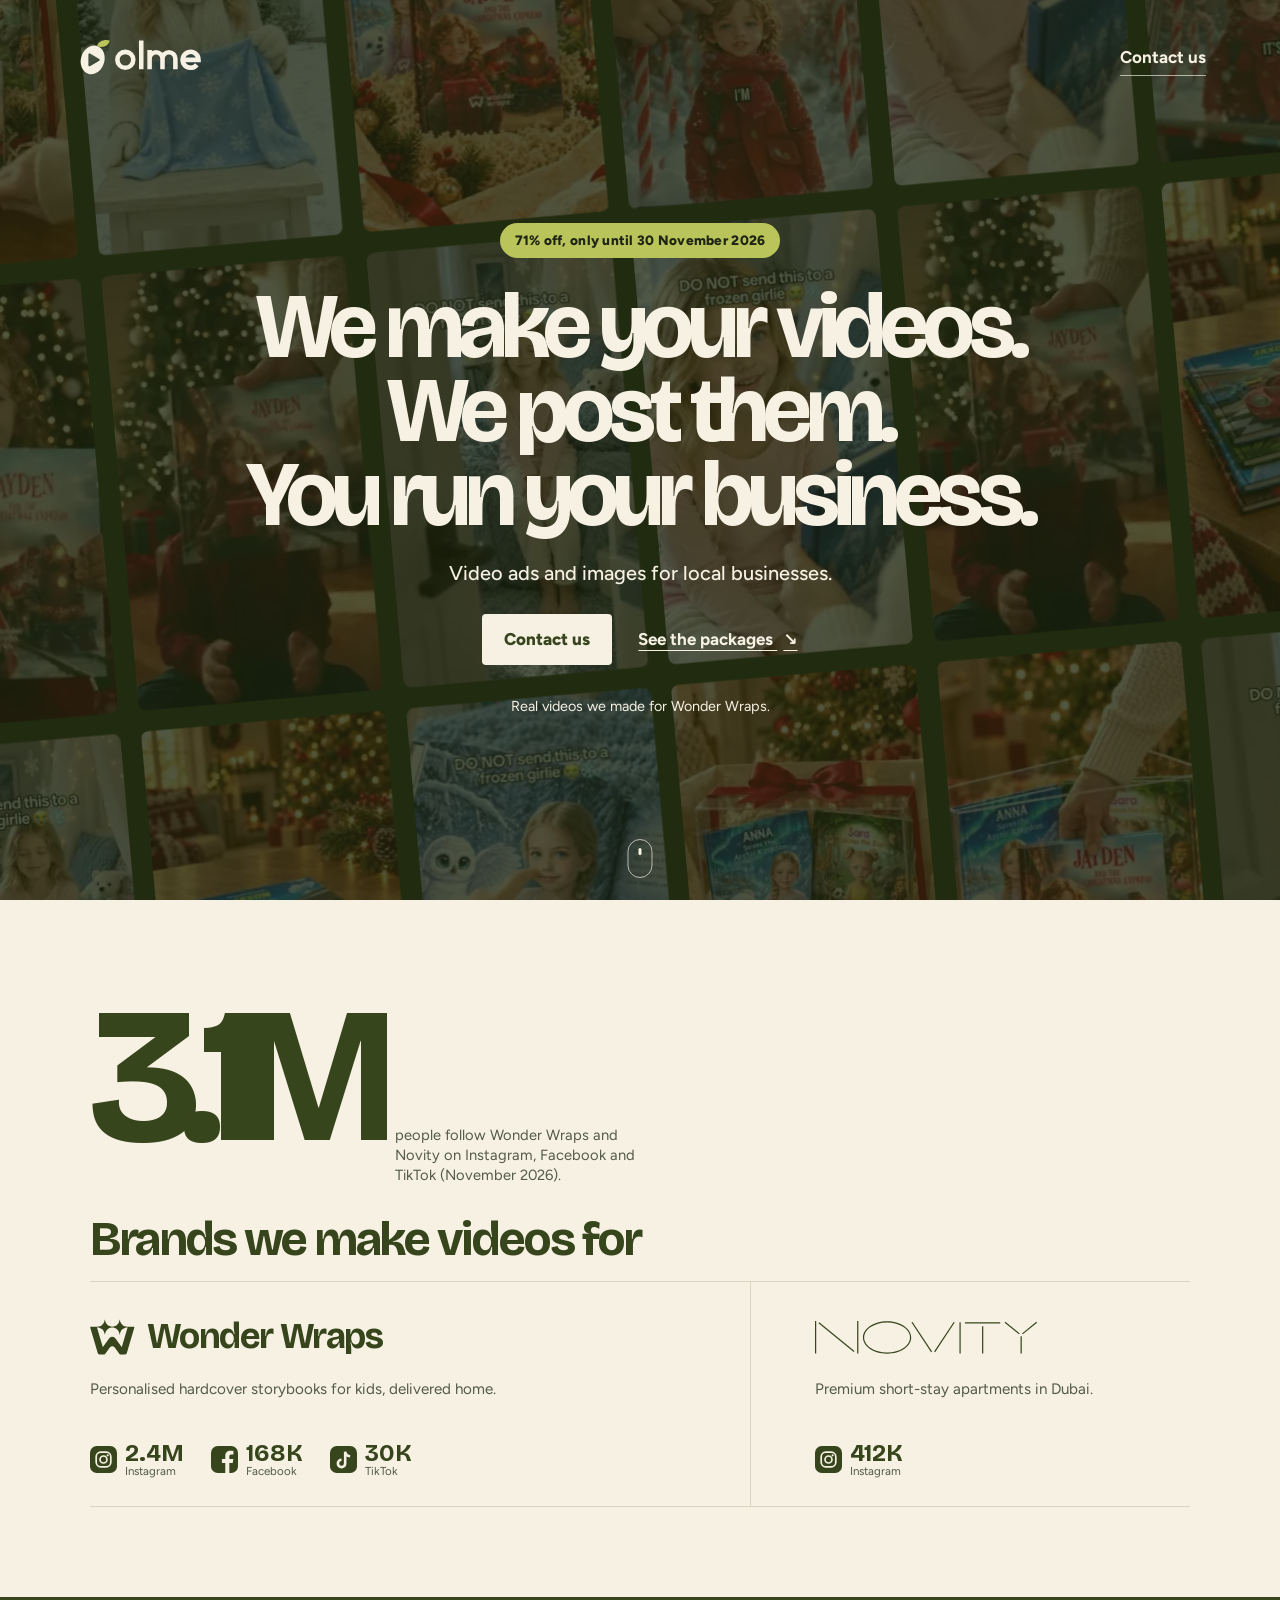
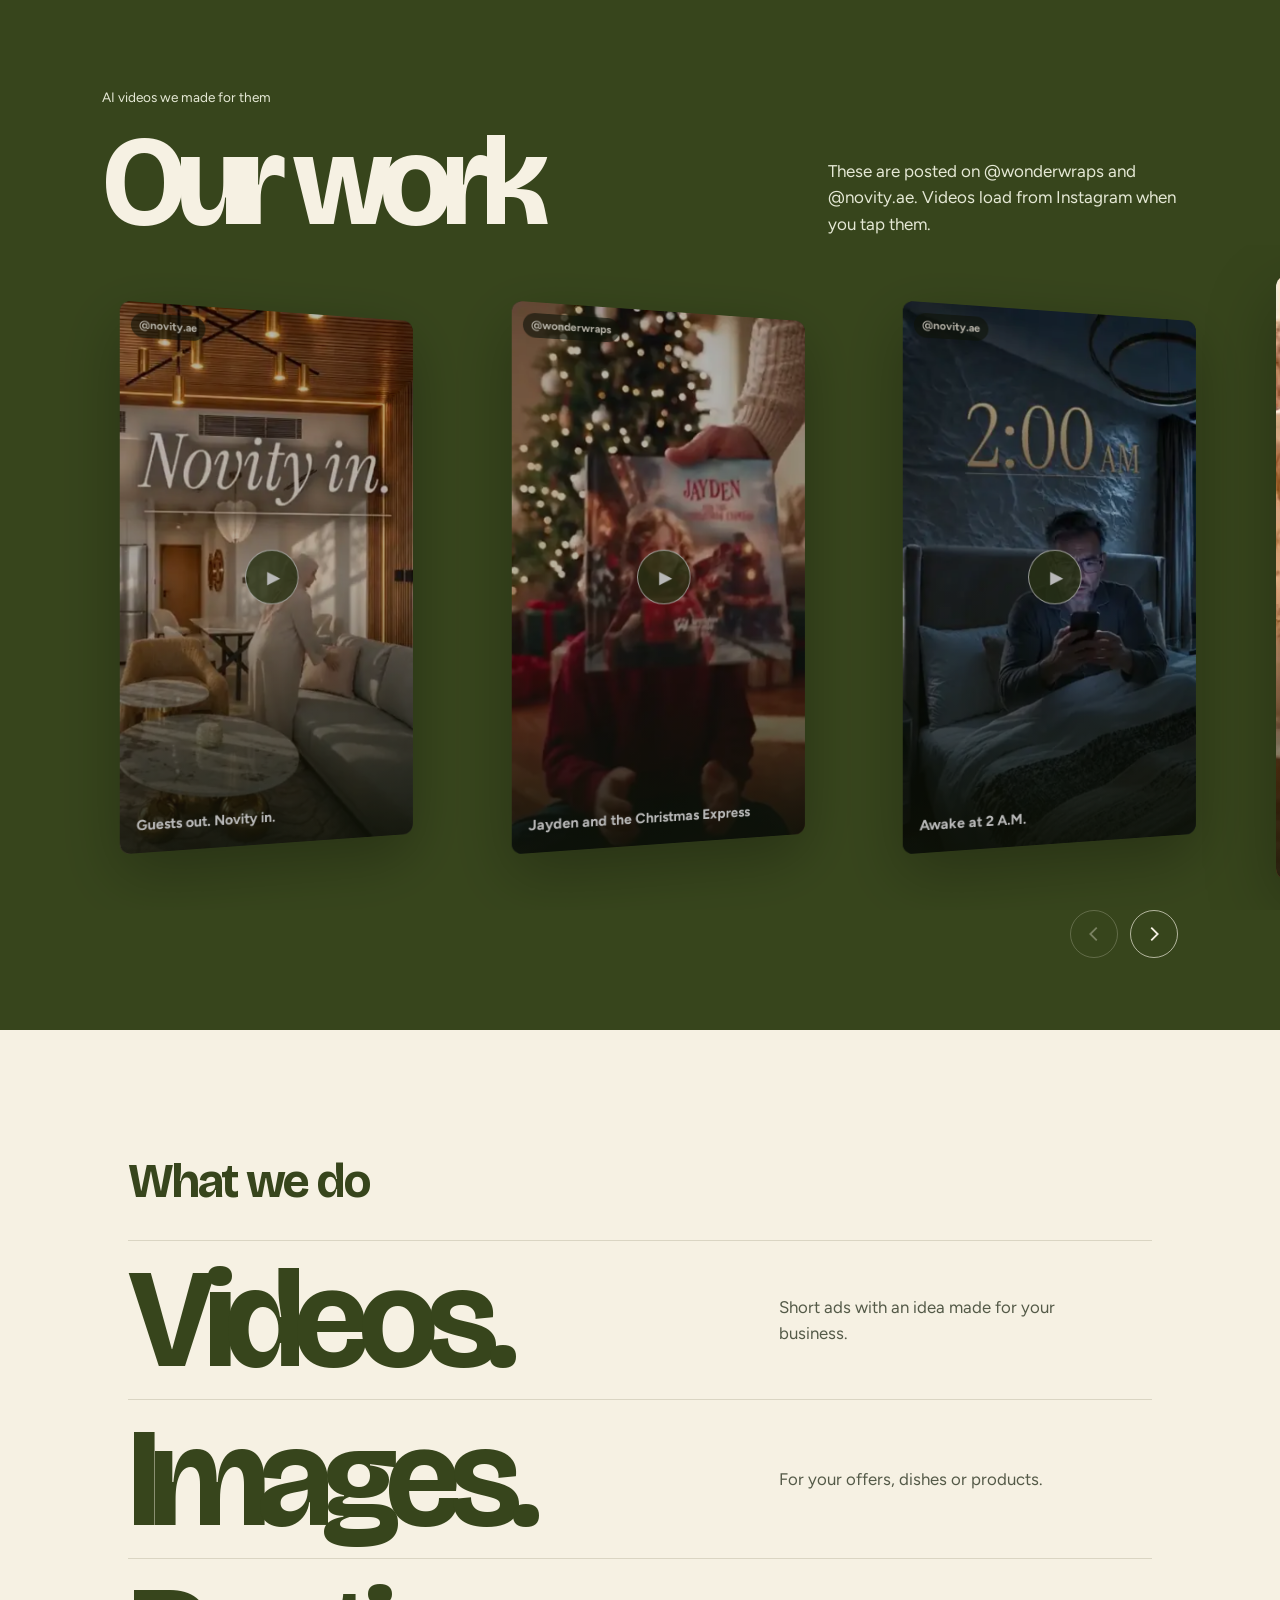
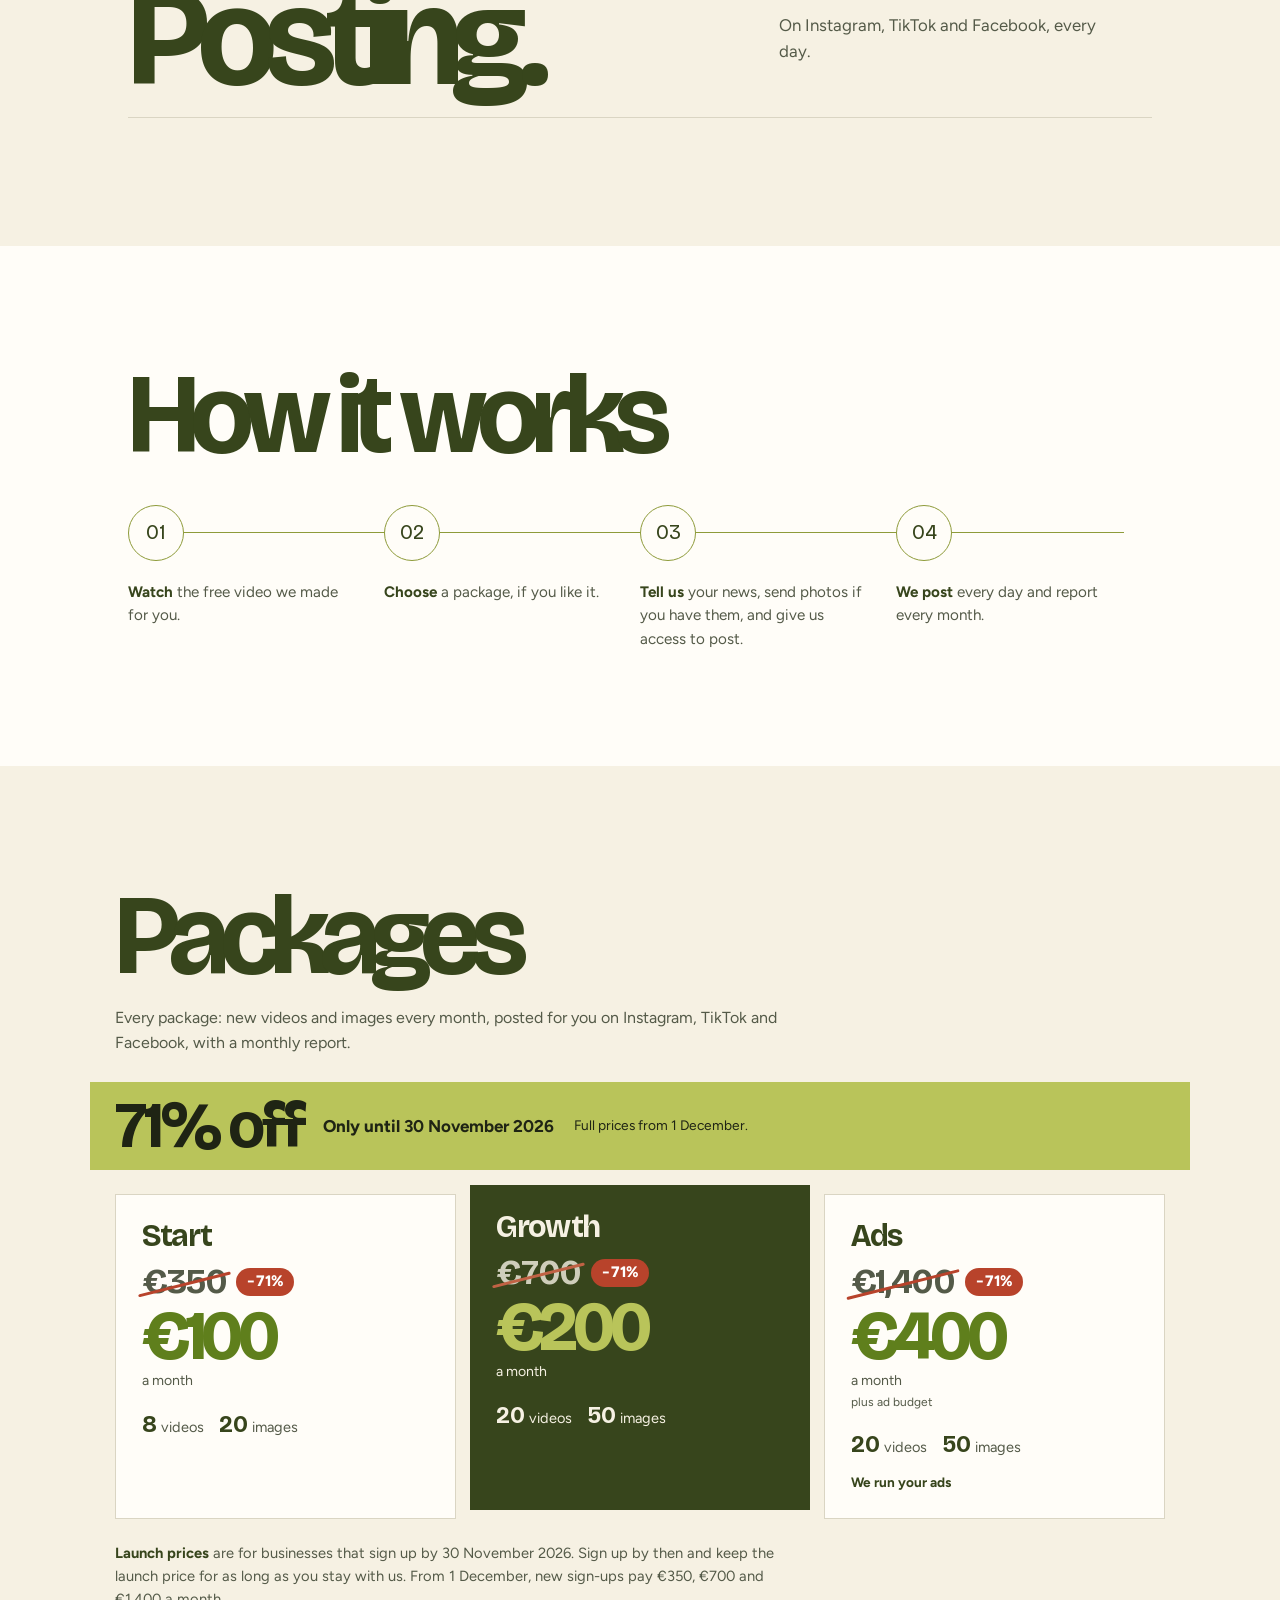
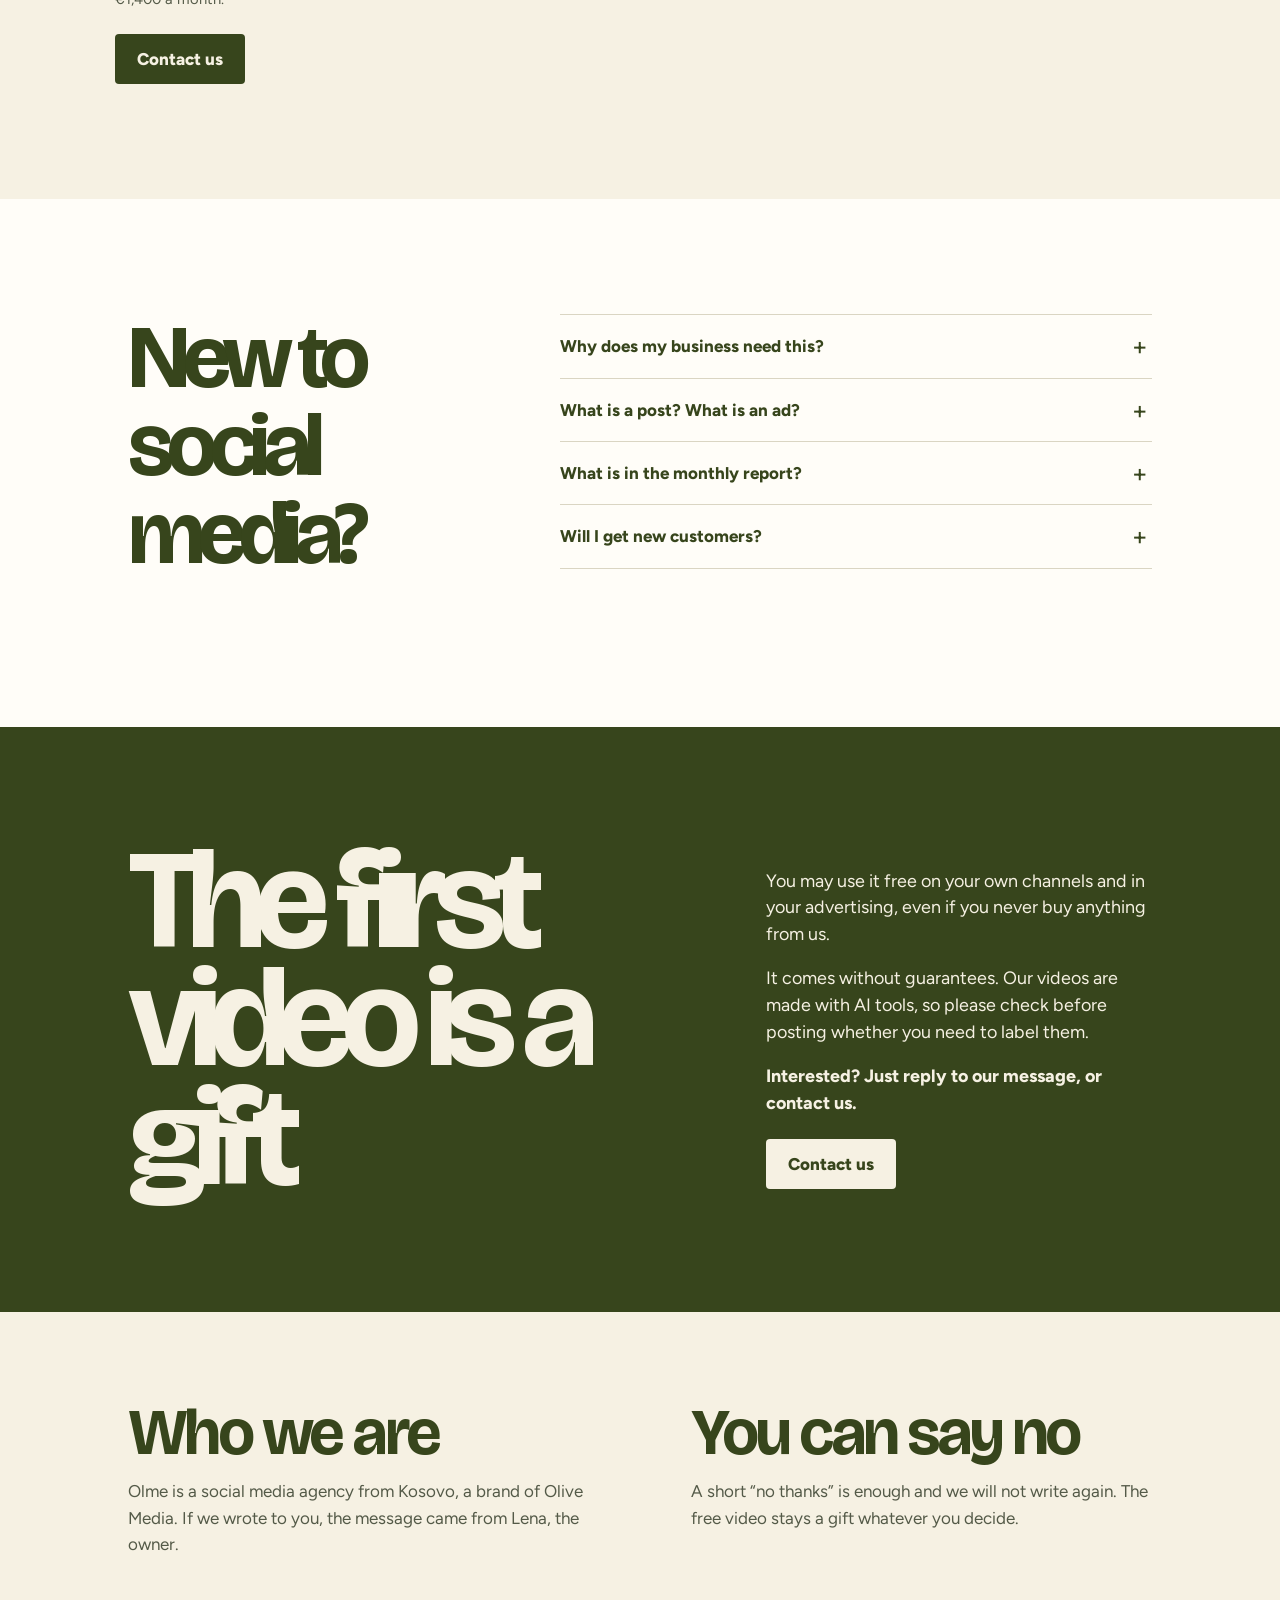
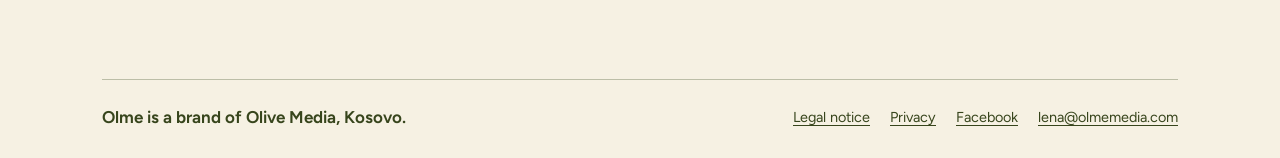
<file: index.html>
<!doctype html>
<html lang="en">
<head>
<meta charset="utf-8">
<meta name="viewport" content="width=device-width, initial-scale=1">
<title>Olme: short video ads and social media for local businesses</title>
<meta name="description" content="We make the videos and images, we post them on Instagram, TikTok and Facebook, and every month we show you what happened.">
<link rel="canonical" href="https://olmemedia.com/">
<link rel="icon" href="favicon.ico" sizes="32x32">
<link rel="icon" href="favicon.svg" type="image/svg+xml">
<link rel="apple-touch-icon" href="apple-touch-icon.png">
<meta name="theme-color" content="#37451C">
<meta property="og:type" content="website">
<meta property="og:site_name" content="Olme">
<meta property="og:title" content="Olme: short video ads and social media for local businesses">
<meta property="og:description" content="We make the videos and images, we post them, and every month we show you what happened.">
<meta property="og:url" content="https://olmemedia.com/">
<meta property="og:image" content="https://olmemedia.com/img/og2.png">
<meta property="og:image:width" content="1200">
<meta property="og:image:height" content="630">
<meta property="og:image:alt" content="Olme logo and the words: short video ads and social media for local businesses. 71% off: the Start package is €100 a month, only until 30 November 2026.">
<meta name="twitter:card" content="summary_large_image">
<link rel="preload" href="fonts/figtree-latin-wght.woff2" as="font" type="font/woff2" crossorigin>
<link rel="preload" href="fonts/bricolage-grotesque-latin-var.woff2" as="font" type="font/woff2" crossorigin>
<link rel="stylesheet" href="css/site.css">
<script type="application/ld+json">{"@context":"https://schema.org","@graph":[{"@type":"Organization","@id":"https://olmemedia.com/#org","name":"Olme","legalName":"Olive Media","url":"https://olmemedia.com/","logo":"https://olmemedia.com/apple-touch-icon.png","email":"lena@olmemedia.com","sameAs":["https://www.facebook.com/profile.php?id=61596504291684"],"address":{"@type":"PostalAddress","addressCountry":"Kosovo"}},{"@type":"WebSite","@id":"https://olmemedia.com/#website","name":"Olme","url":"https://olmemedia.com/","inLanguage":"en","publisher":{"@id":"https://olmemedia.com/#org"}}]}</script>
 <script src="js/main.js" defer></script>
</head>
<body>
<svg class="sprite" aria-hidden="true" width="0" height="0" focusable="false"><defs>
<symbol id="m-ig" viewBox="0 0 48 48"><rect width="48" height="48" rx="12" fill="#37451C"/><rect x="11" y="11" width="26" height="26" rx="8" fill="none" stroke="#F6F1E3" stroke-width="3"/><circle cx="24" cy="24" r="6.2" fill="none" stroke="#F6F1E3" stroke-width="3"/><circle cx="31.4" cy="16.6" r="1.9" fill="#F6F1E3"/></symbol>
<symbol id="m-tt" viewBox="0 0 48 48"><rect width="48" height="48" rx="12" fill="#37451C"/><path d="M27 10v21a6.5 6.5 0 1 1-6.5-6.5M27 10c.6 4.8 3.8 7.9 8.8 8.3" fill="none" stroke="#F6F1E3" stroke-width="4.6"/></symbol>
<symbol id="m-fb" viewBox="0 0 48 48"><rect width="48" height="48" rx="12" fill="#37451C"/><path d="M32.6 48V30h6l1.1-7h-7.1v-4.4c0-2 .9-3.6 3.7-3.6h3.6V8.9c-1.2-.2-3.1-.4-5.4-.4-5.5 0-9.1 3.3-9.1 9.4V23h-6v7h6v18z" fill="#F6F1E3"/></symbol>
</defs></svg>
<header class="entrance" id="top"><div class="wall" aria-hidden="true"><div class="wall-column rise"><video muted playsinline loop preload="none" poster="img/work/wall_gift_box.webp"><source src="video/wall_gift_box.mp4" type="video/mp4"></video><img src="img/work/still_jayden_2.webp" alt="" width="216" height="384"><video muted playsinline loop preload="none" poster="img/work/wall_frozen_blanket.webp"><source src="video/wall_frozen_blanket.mp4" type="video/mp4"></video><img src="img/work/still_gift_3.webp" alt="" width="216" height="384"><video muted playsinline loop preload="none" poster="img/work/wall_gift_box.webp"><source src="video/wall_gift_box.mp4" type="video/mp4"></video><img src="img/work/still_jayden_2.webp" alt="" width="216" height="384"><video muted playsinline loop preload="none" poster="img/work/wall_frozen_blanket.webp"><source src="video/wall_frozen_blanket.mp4" type="video/mp4"></video><img src="img/work/still_gift_3.webp" alt="" width="216" height="384"></div><div class="wall-column fall"><img src="img/work/still_frozen_2.webp" alt="" width="216" height="384"><video muted playsinline loop preload="none" poster="img/work/wall_jayden.webp"><source src="video/wall_jayden.mp4" type="video/mp4"></video><img src="img/work/still_gift_4.webp" alt="" width="216" height="384"><video muted playsinline loop preload="none" poster="img/work/wall_gift_box.webp"><source src="video/wall_gift_box.mp4" type="video/mp4"></video><img src="img/work/still_frozen_2.webp" alt="" width="216" height="384"><video muted playsinline loop preload="none" poster="img/work/wall_jayden.webp"><source src="video/wall_jayden.mp4" type="video/mp4"></video><img src="img/work/still_gift_4.webp" alt="" width="216" height="384"><video muted playsinline loop preload="none" poster="img/work/wall_gift_box.webp"><source src="video/wall_gift_box.mp4" type="video/mp4"></video></div><div class="wall-column rise"><img src="img/work/still_gift_2.webp" alt="" width="216" height="384" loading="lazy"><video muted playsinline loop preload="none" poster="img/work/wall_frozen_blanket.webp"><source src="video/wall_frozen_blanket.mp4" type="video/mp4"></video><img src="img/work/still_frozen_4.webp" alt="" width="216" height="384" loading="lazy"><img src="img/work/still_jayden_3.webp" alt="" width="216" height="384" loading="lazy"><img src="img/work/still_gift_2.webp" alt="" width="216" height="384" loading="lazy"><video muted playsinline loop preload="none" poster="img/work/wall_frozen_blanket.webp"><source src="video/wall_frozen_blanket.mp4" type="video/mp4"></video><img src="img/work/still_frozen_4.webp" alt="" width="216" height="384" loading="lazy"><img src="img/work/still_jayden_3.webp" alt="" width="216" height="384" loading="lazy"></div><div class="wall-column fall"><img src="img/work/still_jayden_4.webp" alt="" width="216" height="384" loading="lazy"><img src="img/work/still_frozen_3.webp" alt="" width="216" height="384" loading="lazy"><video muted playsinline loop preload="none" poster="img/work/wall_gift_box.webp"><source src="video/wall_gift_box.mp4" type="video/mp4"></video><img src="img/work/still_gift_3.webp" alt="" width="216" height="384" loading="lazy"><img src="img/work/still_jayden_4.webp" alt="" width="216" height="384" loading="lazy"><img src="img/work/still_frozen_3.webp" alt="" width="216" height="384" loading="lazy"><video muted playsinline loop preload="none" poster="img/work/wall_gift_box.webp"><source src="video/wall_gift_box.mp4" type="video/mp4"></video><img src="img/work/still_gift_3.webp" alt="" width="216" height="384" loading="lazy"></div><div class="wall-column rise"><img src="img/work/still_frozen_3.webp" alt="" width="216" height="384" loading="lazy"><video muted playsinline loop preload="none" poster="img/work/wall_jayden.webp"><source src="video/wall_jayden.mp4" type="video/mp4"></video><img src="img/work/still_gift_2.webp" alt="" width="216" height="384" loading="lazy"><img src="img/work/still_jayden_2.webp" alt="" width="216" height="384" loading="lazy"><img src="img/work/still_frozen_3.webp" alt="" width="216" height="384" loading="lazy"><video muted playsinline loop preload="none" poster="img/work/wall_jayden.webp"><source src="video/wall_jayden.mp4" type="video/mp4"></video><img src="img/work/still_gift_2.webp" alt="" width="216" height="384" loading="lazy"><img src="img/work/still_jayden_2.webp" alt="" width="216" height="384" loading="lazy"></div><div class="wall-column fall"><img src="img/work/still_jayden_3.webp" alt="" width="216" height="384" loading="lazy"><img src="img/work/still_gift_4.webp" alt="" width="216" height="384" loading="lazy"><video muted playsinline loop preload="none" poster="img/work/wall_frozen_blanket.webp"><source src="video/wall_frozen_blanket.mp4" type="video/mp4"></video><img src="img/work/still_frozen_4.webp" alt="" width="216" height="384" loading="lazy"><img src="img/work/still_jayden_3.webp" alt="" width="216" height="384" loading="lazy"><img src="img/work/still_gift_4.webp" alt="" width="216" height="384" loading="lazy"><video muted playsinline loop preload="none" poster="img/work/wall_frozen_blanket.webp"><source src="video/wall_frozen_blanket.mp4" type="video/mp4"></video><img src="img/work/still_frozen_4.webp" alt="" width="216" height="384" loading="lazy"></div></div><div class="veil"></div>
<nav class="topline" aria-label="Main"><a href="#top" aria-label="Olme home"><img src="img/olme_logo_cream.svg" alt="Olme" width="405" height="120"></a><a class="nav-contact" href="mailto:lena@olmemedia.com">Contact us</a></nav>
<div class="hero-copy"><p class="flash">71% off, only until 30 November 2026</p><h1>We make your videos.<br>We post them.<br><em>You run your business.</em></h1><p class="hero-sub">Video ads and images for local businesses.</p><div class="hero-actions"><a class="button button-light" href="mailto:lena@olmemedia.com">Contact us</a><a class="text-link" href="#packages">See the packages <span aria-hidden="true">↘</span></a></div><p class="honest">Real videos we made for Wonder Wraps.</p></div><a class="scroll-cue" href="#brands" aria-label="Brands we make videos for"><span></span></a></header>
<main>
<section class="brands" id="brands"><div class="total"><strong>3.1M</strong><span>people follow Wonder Wraps and Novity on Instagram, Facebook and TikTok (November 2026).</span></div><h2>Brands we make videos for</h2><div class="brand-band"><article class="brand"><div class="brand-name"><img src="img/brands/wonderwraps.svg" alt="" width="67" height="53" loading="lazy"><strong>Wonder Wraps</strong></div><p>Personalised hardcover storybooks for kids, delivered home.</p><ul class="stats"><li><svg aria-hidden="true"><use href="#m-ig"/></svg><b>2.4M</b><span>Instagram</span></li><li><svg aria-hidden="true"><use href="#m-fb"/></svg><b>168K</b><span>Facebook</span></li><li><svg aria-hidden="true"><use href="#m-tt"/></svg><b>30K</b><span>TikTok</span></li></ul></article><article class="brand"><div class="brand-name"><img class="novity-logo" src="img/brands/novity_logo_olive.svg" alt="Novity" width="223" height="33" loading="lazy"></div><p>Premium short-stay apartments in Dubai.</p><ul class="stats"><li><svg aria-hidden="true"><use href="#m-ig"/></svg><b>412K</b><span>Instagram</span></li></ul></article></div></section>
<section class="work" id="work"><p class="work-eyebrow">AI videos we made for them</p><div class="work-head"><h2>Our work</h2><p>These are posted on @wonderwraps and @novity.ae. Videos load from Instagram when you tap them.</p></div><div class="reel-track"><figure class="reel reel-left"><a class="reel-link" href="https://www.instagram.com/reel/Dfj3PQah-3c/" aria-label="Watch the Guests out. Novity in. video on Instagram"><video muted playsinline loop preload="none" poster="img/work/reel_novity_guests_out.webp" width="480" height="854"><source src="video/reel_novity_guests_out.mp4" type="video/mp4"></video><span class="play-mark" aria-hidden="true">▶</span><span class="reel-account">@novity.ae</span><span class="reel-name">Guests out. Novity in.</span></a></figure><figure class="reel reel-left"><a class="reel-link" href="https://www.instagram.com/reel/DfCtt8VhBq_/" aria-label="Watch the Jayden and the Christmas Express video on Instagram"><video muted playsinline loop preload="none" poster="img/work/reel_jayden.webp" width="480" height="854"><source src="video/reel_jayden.mp4" type="video/mp4"></video><span class="play-mark" aria-hidden="true">▶</span><span class="reel-account">@wonderwraps</span><span class="reel-name">Jayden and the Christmas Express</span></a></figure><figure class="reel reel-left"><a class="reel-link" href="https://www.instagram.com/reel/Dfjt_i2BJya/" aria-label="Watch the Awake at 2 A.M. video on Instagram"><video muted playsinline loop preload="none" poster="img/work/reel_novity_2am.webp" width="480" height="854"><source src="video/reel_novity_2am.mp4" type="video/mp4"></video><span class="play-mark" aria-hidden="true">▶</span><span class="reel-account">@novity.ae</span><span class="reel-name">Awake at 2 A.M.</span></a></figure><figure class="reel reel-main"><a class="reel-link" href="https://www.instagram.com/reel/DfC9GAPjpWV/" aria-label="Watch the Gift box with three books video on Instagram"><video muted playsinline loop preload="none" poster="img/work/reel_gift_box.webp" width="480" height="854"><source src="video/reel_gift_box.mp4" type="video/mp4"></video><span class="play-mark" aria-hidden="true">▶</span><span class="reel-account">@wonderwraps</span><span class="reel-name">Gift box with three books</span></a></figure><figure class="reel reel-right"><a class="reel-link" href="https://www.instagram.com/reel/Dfm0Gf5B2HZ/" aria-label="Watch the Arriving in Dubai video on Instagram"><video muted playsinline loop preload="none" poster="img/work/reel_novity_your_stay.webp" width="480" height="854"><source src="video/reel_novity_your_stay.mp4" type="video/mp4"></video><span class="play-mark" aria-hidden="true">▶</span><span class="reel-account">@novity.ae</span><span class="reel-name">Arriving in Dubai</span></a></figure><figure class="reel reel-right"><a class="reel-link" href="https://www.instagram.com/reel/Dey5Y3tBosN/" aria-label="Watch the Frozen girlie blanket video on Instagram"><video muted playsinline loop preload="none" poster="img/work/reel_frozen_blanket.webp" width="480" height="854"><source src="video/reel_frozen_blanket.mp4" type="video/mp4"></video><span class="play-mark" aria-hidden="true">▶</span><span class="reel-account">@wonderwraps</span><span class="reel-name">Frozen girlie blanket</span></a></figure></div><div class="reel-nav"><button class="reel-prev" type="button" aria-label="Previous videos" aria-disabled="true"><svg viewBox="0 0 24 24" aria-hidden="true"><path d="M15 5l-7 7 7 7" fill="none" stroke="currentColor" stroke-width="2"/></svg></button><button class="reel-next" type="button" aria-label="Next videos"><svg viewBox="0 0 24 24" aria-hidden="true"><path d="M9 5l7 7-7 7" fill="none" stroke="currentColor" stroke-width="2"/></svg></button></div></section>
<section class="services" id="what-we-do"><h2>What we do</h2><div class="service-row"><h3>Videos.</h3><p>Short ads with an idea made for your business.</p></div><div class="service-row"><h3>Images.</h3><p>For your offers, dishes or products.</p></div><div class="service-row"><h3>Posting.</h3><p>On Instagram, TikTok and Facebook, every day.</p></div></section>
<section class="process" id="how-it-works"><h2>How it works</h2><ol><li><p><strong>Watch</strong> the free video we made for you.</p></li><li><p><strong>Choose</strong> a package, if you like it.</p></li><li><p><strong>Tell us</strong> your news, send photos if you have them, and give us access to post.</p></li><li><p><strong>We post</strong> every day and report every month.</p></li></ol></section>
<section class="packages" id="packages"><h2>Packages</h2><p class="shared">Every package: new videos and images every month, posted for you on Instagram, TikTok and Facebook, with a monthly report.</p><p class="offer"><b>71% off</b><span>Only until <strong>30 November 2026</strong></span><small>Full prices from 1 December.</small></p><div class="plan-grid"><article class="plan"><h3>Start</h3><p class="price"><span class="was"><s>€350</s><em>−71%</em></span><b>€100</b><span>a month</span></p><ul class="quantity"><li><b>8</b> videos</li><li><b>20</b> images</li></ul></article><article class="plan growth"><h3>Growth</h3><p class="price"><span class="was"><s>€700</s><em>−71%</em></span><b>€200</b><span>a month</span></p><ul class="quantity"><li><b>20</b> videos</li><li><b>50</b> images</li></ul></article><article class="plan"><h3>Ads</h3><p class="price"><span class="was"><s>€1,400</s><em>−71%</em></span><b>€400</b><span>a month</span><span class="plus">plus ad budget</span></p><ul class="quantity"><li><b>20</b> videos</li><li><b>50</b> images</li></ul><p class="ads-note">We run your ads</p></article></div><p class="launch"><b>Launch prices</b> are for businesses that sign up by 30 November 2026. Sign up by then and keep the launch price for as long as you stay with us. From 1 December, new sign-ups pay €350, €700 and €1,400 a month.</p><a class="button button-dark" href="mailto:lena@olmemedia.com">Contact us</a></section>
<section class="plain-words" id="plain-words"><h2>New to social media?</h2><div class="qa"><details><summary>Why does my business need this?</summary><p>Many people look up a business on their phone before they visit. An active page shows them you are open and what you offer.</p></details><details><summary>What is a post? What is an ad?</summary><p>A post is a video or image on your page. Publishing is free. Making good ones every day takes time, and that is the part we do for you.</p><p>An ad is when you pay Facebook or Instagram to show your video to more people, such as people who live near you. You choose how much to spend, and you can stop at any time. For example, €5 a day is about €150 a month, paid by you directly to Facebook, not to us.</p><p>With the Ads package, we choose who sees the ad, set it up, check how it is doing and change what does not work.</p></details><details><summary>What is in the monthly report?</summary><p>One page in plain words: how many people saw your posts, which ones did best, and what we plan next. With the Ads package, also what the ad money was spent on and what it brought.</p></details><details><summary>Will I get new customers?</summary><p>We cannot promise a number of new customers, and nobody honestly can. We promise the work in your package, and the report shows you what happened.</p></details></div></section>
<section class="gift" id="free-video"><div><h2>The first video is a gift</h2></div><div class="gift-copy"><p>You may use it free on your own channels and in your advertising, even if you never buy anything from us.</p><p>It comes without guarantees. Our videos are made with AI tools, so please check before posting whether you need to label them.</p><p class="gift-ask" id="contact">Interested? Just reply to our message, or contact us.</p><a class="button button-light" href="mailto:lena@olmemedia.com">Contact us</a></div></section>
<section class="duo-wrap"><div class="duo"><div id="about"><h3>Who we are</h3><p>Olme is a social media agency from Kosovo, a brand of Olive Media. If we wrote to you, the message came from Lena, the owner.</p></div><div><h3>You can say no</h3><p>A short “no thanks” is enough and we will not write again. The free video stays a gift whatever you decide.</p></div></div></section>
</main><dialog class="reel-dialog" aria-label="Instagram video"><button class="dialog-close" type="button" aria-label="Close video">×</button><div class="embed-slot"></div></dialog>

<footer class="foot">
  <div class="wrap">
    <div class="foot-in">
      <p>Olme is a brand of Olive Media, Kosovo.</p>
      <ul>
        <li><a href="legal/">Legal notice</a></li>
        <li><a href="privacy/">Privacy</a></li>
        <li><a href="https://www.facebook.com/profile.php?id=61596504291684">Facebook</a></li>
        <li><a href="mailto:lena@olmemedia.com">lena@olmemedia.com</a></li>
      </ul>
    </div>
  </div>
</footer>

</body>
</html>
</file>
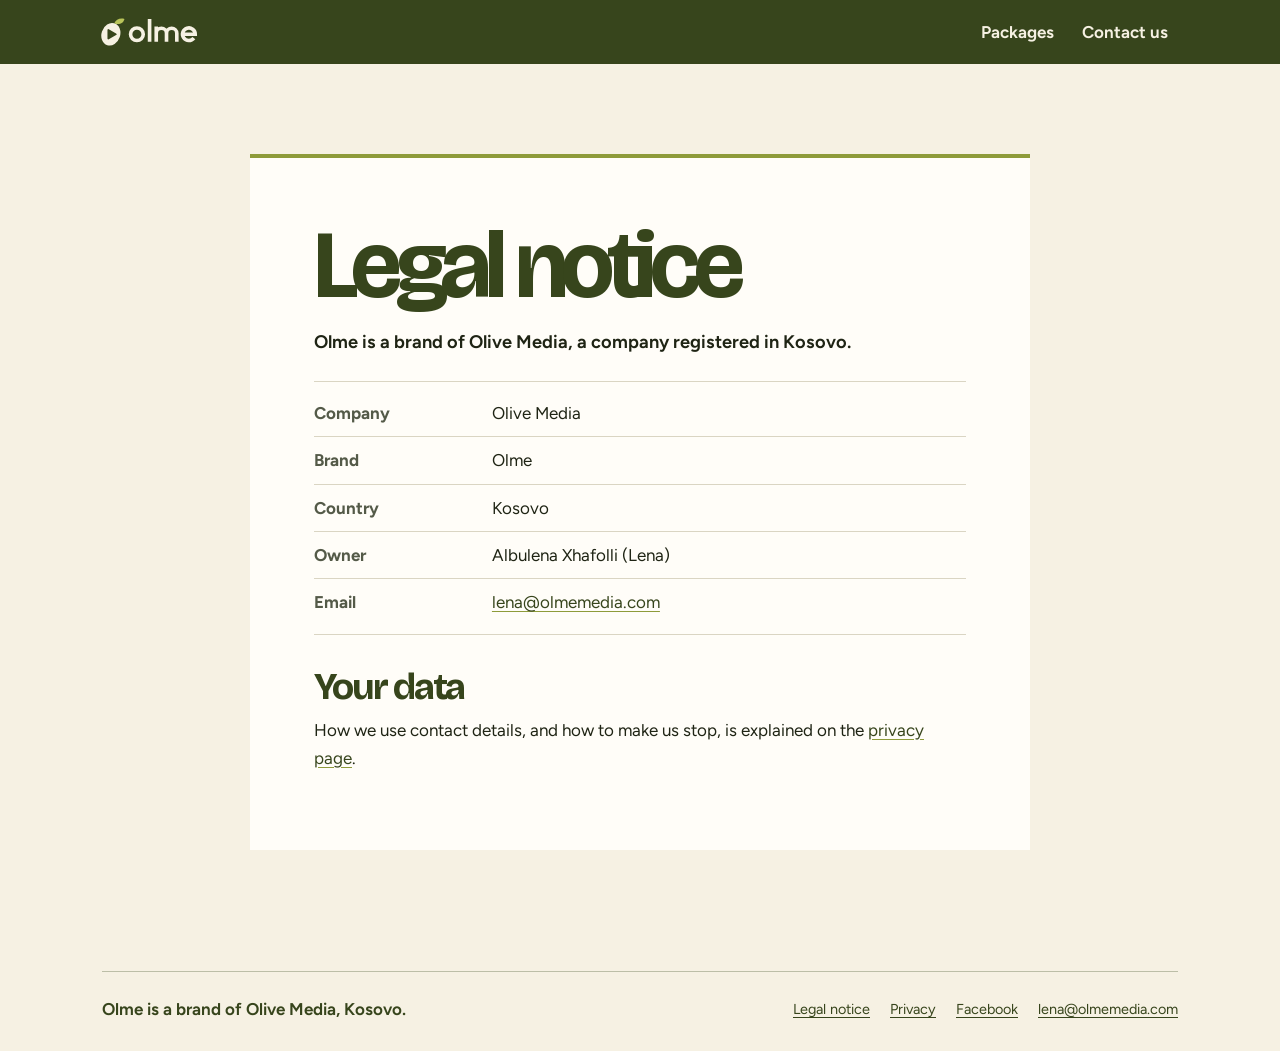
<file: legal/index.html>
<!doctype html>
<html lang="en">
<head>
<meta charset="utf-8">
<meta name="viewport" content="width=device-width, initial-scale=1">
<title>Legal notice | Olme</title>
<meta name="description" content="Legal details of Olive Media, the company behind the brand Olme, and how to reach us.">
<link rel="canonical" href="https://olmemedia.com/legal/">
<link rel="icon" href="../favicon.ico" sizes="32x32">
<link rel="icon" href="../favicon.svg" type="image/svg+xml">
<link rel="apple-touch-icon" href="../apple-touch-icon.png">
<meta name="theme-color" content="#37451C">
<link rel="preload" href="../fonts/figtree-latin-wght.woff2" as="font" type="font/woff2" crossorigin>
<meta property="og:type" content="website">
<meta property="og:site_name" content="Olme">
<meta property="og:title" content="Legal notice | Olme">
<meta property="og:description" content="Legal details of Olive Media, the company behind the brand Olme, and how to reach us.">
<meta property="og:url" content="https://olmemedia.com/legal/">
<link rel="stylesheet" href="../css/site.css">
</head>
<body>

<header class="top">
  <div class="wrap bar">
    <a class="logo" href="../"><img src="../img/olme_logo_cream.svg" alt="Olme, back to the home page" width="405" height="120"></a>
    <nav aria-label="Main">
      <a href="../#packages">Packages</a>
      <a href="mailto:lena@olmemedia.com">Contact us</a>
    </nav>
  </div>
</header>

<main class="wrap">
  <div class="doc">
    <h1>Legal notice</h1>
    <p class="lead">Olme is a brand of Olive Media, a company registered in Kosovo.</p>

    <!-- DETAILS BLOCK: the only place on the site that holds these facts. Every other page links here. Never guess. -->
    <dl class="details" id="details">
      <div><dt>Company</dt><dd>Olive Media</dd></div>
      <div><dt>Brand</dt><dd>Olme</dd></div>
      <div><dt>Country</dt><dd>Kosovo</dd></div>
      <div><dt>Owner</dt><dd>Albulena Xhafolli (Lena)</dd></div>
      <div><dt>Email</dt><dd><a href="mailto:lena@olmemedia.com">lena@olmemedia.com</a></dd></div>
    </dl>
    <!-- END DETAILS BLOCK -->

    <h2>Your data</h2>
    <p>How we use contact details, and how to make us stop, is explained on the <a href="../privacy/">privacy page</a>.</p>
  </div>
</main>

<footer class="foot">
  <div class="wrap">
    <div class="foot-in">
      <p>Olme is a brand of Olive Media, Kosovo.</p>
      <ul>
        <li><a href="./" aria-current="page">Legal notice</a></li>
        <li><a href="../privacy/">Privacy</a></li>
        <li><a href="https://www.facebook.com/profile.php?id=61596504291684">Facebook</a></li>
        <li><a href="mailto:lena@olmemedia.com">lena@olmemedia.com</a></li>
      </ul>
    </div>
  </div>
</footer>

</body>
</html>
</file>
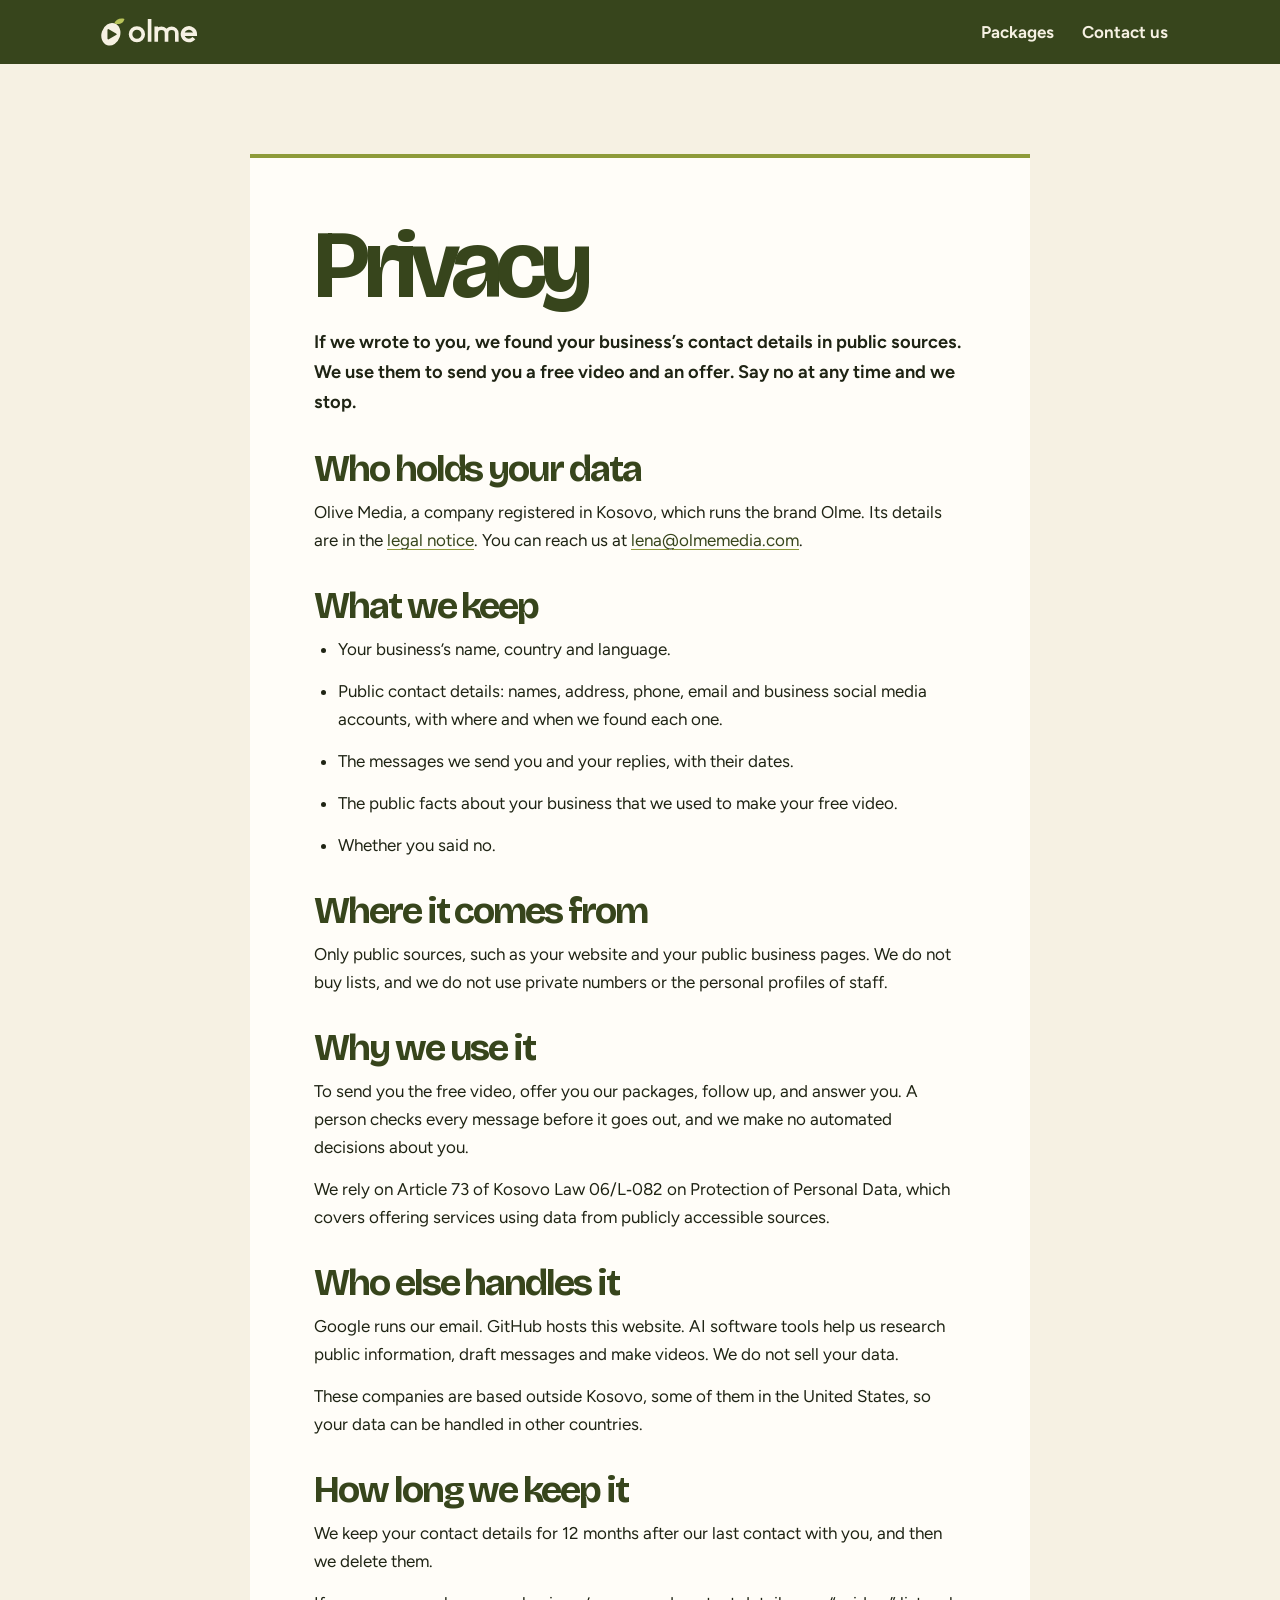
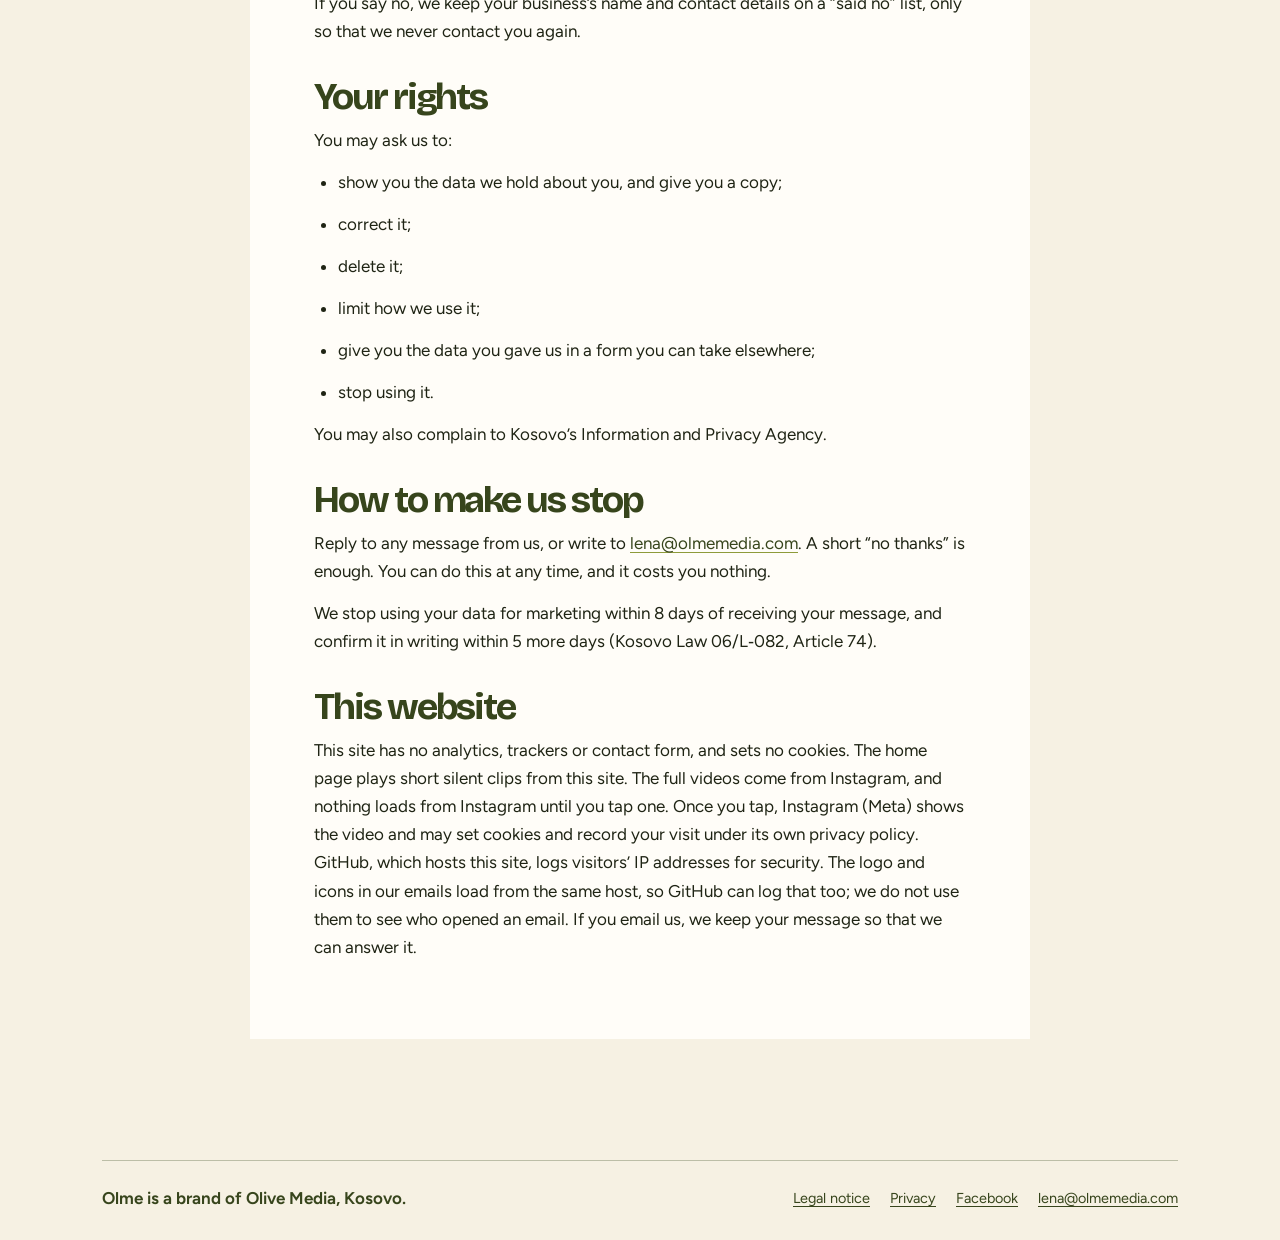
<file: privacy/index.html>
<!doctype html>
<html lang="en">
<head>
<meta charset="utf-8">
<meta name="viewport" content="width=device-width, initial-scale=1">
<title>Privacy | Olme</title>
<meta name="description" content="What contact data Olme keeps, where it comes from, why we use it, your rights, and how to make us stop.">
<link rel="canonical" href="https://olmemedia.com/privacy/">
<link rel="icon" href="../favicon.ico" sizes="32x32">
<link rel="icon" href="../favicon.svg" type="image/svg+xml">
<link rel="apple-touch-icon" href="../apple-touch-icon.png">
<meta name="theme-color" content="#37451C">
<link rel="preload" href="../fonts/figtree-latin-wght.woff2" as="font" type="font/woff2" crossorigin>
<meta property="og:type" content="website">
<meta property="og:site_name" content="Olme">
<meta property="og:title" content="Privacy | Olme">
<meta property="og:description" content="What contact data Olme keeps, where it comes from, why we use it, your rights, and how to make us stop.">
<meta property="og:url" content="https://olmemedia.com/privacy/">
<link rel="stylesheet" href="../css/site.css">
</head>
<body>

<header class="top">
  <div class="wrap bar">
    <a class="logo" href="../"><img src="../img/olme_logo_cream.svg" alt="Olme, back to the home page" width="405" height="120"></a>
    <nav aria-label="Main">
      <a href="../#packages">Packages</a>
      <a href="mailto:lena@olmemedia.com">Contact us</a>
    </nav>
  </div>
</header>

<main class="wrap">
  <div class="doc">
    <h1>Privacy</h1>
    <p class="short">If we wrote to you, we found your business’s contact details in public sources. We use them to send you a free video and an offer. Say no at any time and we stop.</p>

    <h2>Who holds your data</h2>
    <p>Olive Media, a company registered in Kosovo, which runs the brand Olme. Its details are in the <a href="../legal/">legal notice</a>. You can reach us at <a href="mailto:lena@olmemedia.com">lena@olmemedia.com</a>.</p>

    <h2>What we keep</h2>
    <ul>
      <li>Your business’s name, country and language.</li>
      <li>Public contact details: names, address, phone, email and business social media accounts, with where and when we found each one.</li>
      <li>The messages we send you and your replies, with their dates.</li>
      <li>The public facts about your business that we used to make your free video.</li>
      <li>Whether you said no.</li>
    </ul>

    <h2>Where it comes from</h2>
    <p>Only public sources, such as your website and your public business pages. We do not buy lists, and we do not use private numbers or the personal profiles of staff.</p>

    <h2>Why we use it</h2>
    <p>To send you the free video, offer you our packages, follow up, and answer you. A person checks every message before it goes out, and we make no automated decisions about you.</p>
    <p>We rely on Article 73 of Kosovo Law 06/L&#8209;082 on Protection of Personal Data, which covers offering services using data from publicly accessible sources.</p>

    <h2>Who else handles it</h2>
    <p>Google runs our email. GitHub hosts this website. AI software tools help us research public information, draft messages and make videos. We do not sell your data.</p>
    <p>These companies are based outside Kosovo, some of them in the United States, so your data can be handled in other countries.</p>

    <h2>How long we keep it</h2>
    <p>We keep your contact details for 12 months after our last contact with you, and then we delete them.</p>
    <p>If you say no, we keep your business’s name and contact details on a “said no” list, only so that we never contact you again.</p>

    <h2>Your rights</h2>
    <p>You may ask us to:</p>
    <ul>
      <li>show you the data we hold about you, and give you a copy;</li>
      <li>correct it;</li>
      <li>delete it;</li>
      <li>limit how we use it;</li>
      <li>give you the data you gave us in a form you can take elsewhere;</li>
      <li>stop using it.</li>
    </ul>
    <p>You may also complain to Kosovo’s Information and Privacy Agency.</p>

    <h2 id="stop">How to make us stop</h2>
    <p>Reply to any message from us, or write to <a href="mailto:lena@olmemedia.com">lena@olmemedia.com</a>. A short “no thanks” is enough. You can do this at any time, and it costs you nothing.</p>
    <p>We stop using your data for marketing within 8 days of receiving your message, and confirm it in writing within 5 more days (Kosovo Law 06/L&#8209;082, Article 74).</p>

    <h2>This website</h2>
    <p>This site has no analytics, trackers or contact form, and sets no cookies. The home page plays short silent clips from this site. The full videos come from Instagram, and nothing loads from Instagram until you tap one. Once you tap, Instagram (Meta) shows the video and may set cookies and record your visit under its own privacy policy. GitHub, which hosts this site, logs visitors’ IP addresses for security. The logo and icons in our emails load from the same host, so GitHub can log that too; we do not use them to see who opened an email. If you email us, we keep your message so that we can answer it.</p>
  </div>
</main>

<footer class="foot">
  <div class="wrap">
    <div class="foot-in">
      <p>Olme is a brand of Olive Media, Kosovo.</p>
      <ul>
        <li><a href="../legal/">Legal notice</a></li>
        <li><a href="./" aria-current="page">Privacy</a></li>
        <li><a href="https://www.facebook.com/profile.php?id=61596504291684">Facebook</a></li>
        <li><a href="mailto:lena@olmemedia.com">lena@olmemedia.com</a></li>
      </ul>
    </div>
  </div>
</footer>

</body>
</html>
</file>
<file: css/site.css>
@font-face{font-family:Bricolage;src:url('../fonts/bricolage-grotesque-latin-var.woff2') format('woff2');font-weight:200 800;font-display:swap}
@font-face{font-family:Figtree;src:url('../fonts/figtree-latin-wght.woff2') format('woff2');font-weight:300 900;font-display:swap}
:root{--olive:#37451C;--cream:#F6F1E3;--leaf:#8E9B3A;--lime:#B9C45A;--green:#5F7F1C;--ink:#1F2414;--mute:#545A48;--paper:#FFFDF8;--line:#DAD5C3;color-scheme:light}
*,*::before,*::after{box-sizing:border-box}
html{scroll-behavior:smooth;scroll-padding-top:1rem;background:var(--olive);-webkit-text-size-adjust:100%}
body{margin:0;background:var(--cream);color:var(--ink);font:400 1.0625rem/1.55 Figtree,system-ui,sans-serif;min-height:100vh;display:flex;flex-direction:column;overflow-x:hidden}
main{flex:1 0 auto;width:100%}img{display:block;max-width:100%;height:auto}h1,h2,h3,p,ul,ol,dl,dd{margin:0}ul,ol{padding:0;list-style:none}a{color:inherit;text-underline-offset:.18em;text-decoration-thickness:1px}a:hover{text-decoration-thickness:2px}a:focus-visible,button:focus-visible,summary:focus-visible{outline:3px solid var(--leaf);outline-offset:4px;border-radius:3px}.sprite{position:absolute;width:0;height:0;overflow:hidden}.wrap{width:100%;max-width:1120px;margin-inline:auto;padding-inline:22px}
/* Shared inner-page masthead and footer */
.top{background:var(--olive);color:var(--cream)}.bar{display:flex;align-items:center;justify-content:space-between;gap:12px;padding-block:10px}.bar .logo{display:block;padding-block:4px;flex:none}.bar .logo img{width:108px;margin-left:-6px}.bar nav{display:flex;gap:8px}.bar nav a{display:inline-flex;align-items:center;min-height:44px;padding-inline:10px;text-decoration:none;font-weight:650;white-space:nowrap}.bar nav a:hover{text-decoration:underline}
@media(max-width:359px){.bar .logo img{width:90px}.bar nav{gap:2px}.bar nav a{padding-inline:6px}}
.foot{padding:32px 0 24px;background:var(--cream);color:var(--olive)}.foot-in{display:flex;justify-content:space-between;align-items:center;gap:20px;border-top:1px solid rgba(55,69,28,.3);padding-top:20px}.foot-in>p{font-weight:650}.foot ul{display:flex;flex-wrap:wrap;gap:10px 20px;font-size:.9rem}.foot a{display:inline-block;padding:6px 0}
/* Video wall entrance */
.entrance{position:relative;min-height:100svh;min-height:100vh;overflow:hidden;background:var(--olive);color:var(--cream);display:grid;place-items:center;isolation:isolate}.wall{position:absolute;z-index:-3;inset:-16vh -4vw;display:grid;grid-template-columns:repeat(2,minmax(0,1fr));gap:clamp(8px,1.4vw,22px);overflow:hidden;transform:rotate(-5deg) scale(1.14)}.wall-column{min-width:0;display:flex;flex-direction:column;gap:clamp(8px,1.4vw,22px);will-change:transform}.wall-column:nth-child(n+3){display:none}
@media(min-width:701px){.wall{grid-template-columns:repeat(4,minmax(0,1fr))}.wall-column:nth-child(3),.wall-column:nth-child(4){display:flex}}
.wall-column img,.wall-column video{display:block;width:100%;aspect-ratio:9/16;object-fit:cover;border-radius:7px}.rise{animation:wall-up 52s linear infinite}.fall{animation:wall-down 59s linear infinite}@keyframes wall-up{to{transform:translateY(-50%)}}@keyframes wall-down{from{transform:translateY(-50%)}to{transform:translateY(0)}}.veil{position:absolute;z-index:-2;inset:0;background:rgba(27,36,12,.76)}.topline{position:absolute;z-index:2;top:0;left:0;right:0;display:flex;align-items:center;justify-content:space-between;padding:clamp(20px,3vw,42px) clamp(22px,5.8vw,84px)}.topline img{width:clamp(102px,10vw,145px)}.nav-contact{font-weight:700;text-decoration:none;border-bottom:1px solid rgba(246,241,227,.65);padding:.3rem 0}.hero-copy{width:min(100% - 40px,1100px);padding:94px 0 54px;text-align:center}.flash{display:inline-block;margin:0 0 clamp(18px,3vh,35px);padding:7px 15px;border-radius:99px;background:var(--lime);color:var(--ink);font-size:.85rem;font-weight:800;letter-spacing:.02em;animation:flash-in .8s both}@keyframes flash-in{from{opacity:0;transform:translateY(12px)}to{opacity:1;transform:none}}h1,h2,h3{font-family:Bricolage,Figtree,sans-serif;font-weight:700;letter-spacing:-.055em;line-height:.98}h1{margin:0 auto;font-size:clamp(2.8rem,7.2vw,6.8rem);line-height:.91;letter-spacing:-.065em;max-width:1100px}h1 em{font-style:normal;color:var(--cream)}.hero-sub{margin:22px 0 25px;font-size:clamp(1rem,1.7vw,1.25rem);font-weight:500}.hero-actions{display:flex;align-items:center;justify-content:center;gap:26px;flex-wrap:wrap}.button{display:inline-flex;align-items:center;justify-content:center;min-height:48px;padding:12px 22px;border-radius:4px;text-decoration:none;font-weight:800;transition:transform .2s ease,background-color .2s ease}.button:hover{transform:translateY(-2px)}.button-light{background:var(--cream);color:var(--olive)}.button-dark{background:var(--olive);color:var(--cream)}.text-link{font-weight:700;text-decoration-thickness:1px;text-underline-offset:5px}.text-link span{padding-left:6px}.honest{margin:30px 0 0;font-size:.9rem;color:var(--cream)}.scroll-cue{position:absolute;bottom:22px;left:50%;width:25px;height:39px;border:1px solid rgba(246,241,227,.7);border-radius:15px;transform:translateX(-50%)}.scroll-cue span{position:absolute;left:10px;top:8px;width:3px;height:7px;border-radius:5px;background:var(--cream);animation:scroll-dot 1.8s ease-in-out infinite}@keyframes scroll-dot{50%{transform:translateY(12px);opacity:.35}}
/* Brand totals and proof */
.brands{padding:clamp(58px,8vw,110px) clamp(22px,7vw,104px) clamp(48px,7vw,90px);background:var(--cream)}.total{display:flex;align-items:baseline;gap:18px;margin-bottom:30px}.total strong{font-family:Bricolage,sans-serif;font-size:clamp(5.5rem,16vw,12rem);line-height:.78;letter-spacing:-.09em;color:var(--olive)}.total span{max-width:245px;color:var(--mute);font-size:.92rem;line-height:1.35}.brands>h2{font-size:clamp(2rem,4vw,3rem);margin-bottom:18px;color:var(--olive)}.brand-band{display:grid;grid-template-columns:1.2fr .8fr;border-top:1px solid var(--line);border-bottom:1px solid var(--line)}.brand{padding:24px 5vw 28px 0}.brand+.brand{padding-left:5vw;padding-right:0;border-left:1px solid var(--line)}.brand-name{height:62px;display:flex;align-items:center;gap:12px;color:var(--olive)}.brand-name img{width:45px;height:auto}.brand-name strong{font-family:Bricolage,sans-serif;font-size:clamp(1.45rem,3vw,2.25rem);line-height:1;letter-spacing:-.04em}.brand-name img.novity-logo{width:min(100%,223px)}.brand>p{min-height:2.8em;margin:10px 0 20px;color:var(--mute);font-size:.95rem}.stats{display:flex;flex-wrap:wrap;gap:16px 27px}.stats li{display:grid;grid-template-columns:27px auto;align-items:center;column-gap:8px}.stats svg{width:27px;height:27px;grid-row:span 2}.stats b{font-family:Bricolage,sans-serif;color:var(--olive);font-size:1.5rem;line-height:1}.stats span{font-size:.72rem;color:var(--mute);line-height:1.2}
/* Real work coverflow */
.work{padding:clamp(45px,7vw,90px) 0 72px;background:var(--olive);color:var(--cream);overflow:hidden}.work-eyebrow{padding:0 clamp(22px,8vw,116px);margin-bottom:12px;font-size:.85rem;color:#E5E8D5}.work-head{padding-inline:clamp(22px,8vw,116px);display:flex;justify-content:space-between;align-items:end;gap:25px}.work-head h2{font-size:clamp(4rem,10vw,8.5rem);letter-spacing:-.08em}.work-head p{max-width:350px;margin:0 0 8px;color:#E5E8D5}.reel-track{display:flex;align-items:center;justify-content:flex-start;gap:clamp(16px,4vw,56px);min-height:660px;margin-top:20px;padding:30px max(25px,calc((100vw - 960px)/2));overflow-x:auto;overscroll-behavior-inline:contain;scroll-snap-type:x mandatory;scrollbar-width:none}.reel-track::-webkit-scrollbar{display:none}.reel{position:relative;flex:0 0 clamp(220px,27vw,340px);margin:0;scroll-snap-align:center;transform:scale(.88);filter:brightness(.72);transition:transform .45s ease,filter .45s ease}.reel-main{z-index:1;transform:scale(1);filter:none}.reel-left{transform:perspective(800px) rotateY(12deg) scale(.88)}.reel-right{transform:perspective(800px) rotateY(-12deg) scale(.88)}.reel-link{position:relative;display:block;aspect-ratio:480/854;overflow:hidden;border-radius:12px;background:#202817;color:white;text-decoration:none;box-shadow:0 24px 70px rgba(0,0,0,.28)}.reel-link img,.reel-link video{width:100%;height:100%;object-fit:cover}.reel-link:after{content:"";position:absolute;inset:50% 0 0;background:linear-gradient(transparent,rgba(19,25,11,.86))}.play-mark{position:absolute;z-index:1;left:50%;top:50%;display:grid;place-items:center;width:62px;height:62px;padding-left:4px;transform:translate(-50%,-50%);border:1px solid rgba(255,255,255,.85);border-radius:50%;background:rgba(55,69,28,.8);font-size:1.25rem}.reel-name{position:absolute;z-index:1;left:18px;right:18px;bottom:17px;font-weight:700;font-size:1rem}
/* Service words and process */
.services{padding:clamp(62px,10vw,140px) clamp(22px,10vw,145px);background:var(--cream);color:var(--olive)}.services>h2{font-size:clamp(2rem,4vw,3rem);margin-bottom:35px}.service-row{display:grid;grid-template-columns:minmax(0,1fr) minmax(220px,.6fr);align-items:center;gap:30px;padding:17px 0;border-top:1px solid var(--line)}.service-row:last-child{border-bottom:1px solid var(--line)}.service-row h3{font-size:clamp(4rem,11vw,9rem);letter-spacing:-.08em;line-height:.88}.service-row p{max-width:320px;color:var(--mute);font-size:1.05rem}.process{padding:clamp(60px,9vw,120px) clamp(22px,10vw,145px);background:var(--paper);color:var(--olive)}.process h2,.packages h2,.plain-words>h2{font-size:clamp(3.6rem,9vw,7rem);letter-spacing:-.08em;margin-bottom:34px}.process ol{position:relative;display:grid;grid-template-columns:repeat(4,minmax(0,1fr));gap:0}.process ol:before{content:"";position:absolute;top:27px;left:28px;right:28px;height:1px;background:var(--leaf)}.process li{position:relative;padding:0 18px 0 0}.process ol{counter-reset:step}.process li{counter-increment:step}.process li:before{content:counter(step,decimal-leading-zero);display:grid;place-items:center;width:56px;height:56px;margin-bottom:20px;border:1px solid var(--leaf);border-radius:50%;background:var(--paper);font-family:Bricolage,sans-serif;font-size:1.25rem}.process li p{max-width:230px;color:var(--mute);font-size:.95rem}.process li strong{color:var(--olive)}
/* Price cards */
.packages{padding:clamp(65px,9vw,125px) clamp(22px,9vw,130px);background:var(--cream);color:var(--olive)}.packages h2{margin-bottom:15px}.shared{max-width:700px;margin-bottom:26px;color:var(--mute);font-size:1rem}.offer{display:flex;align-items:center;gap:20px;overflow:hidden;margin:0 -2vw 24px;padding:12px 2vw;background:var(--lime);color:var(--ink);white-space:nowrap}.offer b{font-family:Bricolage,sans-serif;font-size:clamp(2rem,5vw,4.4rem);line-height:1;letter-spacing:-.06em}.offer span{font-weight:750}.offer small{font-size:.86rem}.plan-grid{display:grid;grid-template-columns:repeat(3,minmax(0,1fr));gap:14px;align-items:stretch}.plan{min-width:0;padding:clamp(18px,2vw,28px);border:1px solid var(--line);background:var(--paper);color:var(--olive)}.plan h3{font-size:clamp(1.5rem,2.4vw,2.4rem);margin-bottom:14px}.price{display:grid;grid-template-columns:1fr;align-items:start;gap:1px;margin-bottom:15px}.price s{width:max-content;color:var(--mute);font-size:.98rem;text-decoration-thickness:1px}.price>b{font-family:Bricolage,sans-serif;font-size:clamp(3rem,5.4vw,5.2rem);font-weight:750;line-height:.91;letter-spacing:-.075em;color:var(--green);white-space:nowrap}.price>span{font-size:.88rem;color:var(--mute)}.price .plus{font-size:.75rem}.quantity{display:flex;flex-wrap:wrap;gap:4px 15px;color:var(--mute);font-size:.91rem}.quantity b{font-family:Bricolage,sans-serif;color:var(--olive);font-size:1.45rem}.growth{background:var(--olive);border-color:var(--olive);color:var(--cream);transform:translateY(-9px)}.growth h3,.growth .quantity,.growth .quantity b,.growth .price>span,.growth .price s{color:var(--cream)}.growth .price>b{color:var(--lime)}.ads-note{margin-top:9px;font-size:.85rem;font-weight:700}.launch{max-width:680px;margin:23px 0;color:var(--mute);font-size:.92rem}.launch b{color:var(--olive)}
/* Plain language questions */
.plain-words{display:grid;grid-template-columns:minmax(250px,.75fr) minmax(0,1.25fr);gap:6vw;padding:clamp(60px,9vw,120px) clamp(22px,10vw,145px);background:var(--paper);color:var(--olive)}.plain-words>h2{font-size:clamp(3.5rem,7vw,6rem)}.qa details{border-top:1px solid var(--line)}.qa details:last-child{border-bottom:1px solid var(--line)}.qa summary{position:relative;display:block;padding:18px 38px 18px 0;cursor:pointer;font-weight:750;list-style:none}.qa summary::-webkit-details-marker{display:none}.qa summary:after{content:"+";position:absolute;right:4px;top:12px;color:var(--olive);font-size:1.55rem;font-weight:500}.qa details[open] summary:after{content:"−"}.qa details p{max-width:700px;margin:0 0 15px;color:var(--mute);font-size:.95rem}
/* Gift close and about */
.gift{display:grid;grid-template-columns:1fr minmax(300px,.72fr);align-items:end;gap:8vw;padding:clamp(65px,9vw,130px) clamp(22px,10vw,145px);background:var(--olive);color:var(--cream)}.gift h2{margin:0;font-size:clamp(4.4rem,11vw,10rem);line-height:.84;letter-spacing:-.085em}.gift-copy{max-width:470px;padding-bottom:8px}.gift-copy p{margin-bottom:17px;font-size:clamp(.98rem,1.5vw,1.12rem);line-height:1.5}.gift-copy .gift-ask{font-weight:750}.gift-copy .button{margin-top:5px}.duo-wrap{padding:clamp(45px,7vw,90px) clamp(22px,10vw,145px);background:var(--cream)}.duo{display:grid;grid-template-columns:1fr 1fr;gap:8vw}.duo h3{margin-bottom:14px;font-size:clamp(2.2rem,5vw,4rem);color:var(--olive)}.duo p{max-width:490px;color:var(--mute)}
/* Legal, privacy and 404 */
.doc{max-width:780px;margin:clamp(40px,7vw,90px) auto;padding:clamp(28px,5vw,64px);background:var(--paper);border-top:4px solid var(--leaf)}.doc h1,.lost h1{margin-bottom:18px;font-size:clamp(3rem,8vw,6rem);color:var(--olive)}.doc h2{margin:34px 0 10px;font-size:clamp(1.6rem,4vw,2.35rem);color:var(--olive)}.doc p,.doc li{margin:0 0 14px;color:var(--ink);line-height:1.65}.doc ul{list-style:disc;padding-left:1.4em}.doc a{color:var(--olive);text-decoration-color:var(--leaf)}.doc .lead,.doc .short{font-size:1.14rem;font-weight:650}.details{border-block:1px solid var(--line);margin:24px 0;padding:8px 0}.details>div{display:grid;grid-template-columns:minmax(100px,.35fr) 1fr;gap:12px;padding:10px 0;border-bottom:1px solid var(--line)}.details>div:last-child{border:0}.details dt{font-weight:700;color:var(--mute)}.details dd{overflow-wrap:anywhere}.lost{max-width:740px;margin:clamp(50px,10vw,140px) auto;padding:clamp(30px,6vw,70px);background:var(--paper);border-top:4px solid var(--leaf)}.lost p{max-width:560px;margin-bottom:25px}.lost .btn{display:inline-flex;padding:12px 20px;background:var(--olive);color:var(--cream);border-radius:3px;text-decoration:none;font-weight:750}
/* Instagram dialog */
.reel-dialog{width:min(400px,92vw);max-width:92vw;height:min(720px,94dvh);max-height:94dvh;padding:42px 12px 12px;border:0;border-radius:10px;background:var(--cream);overflow:hidden}.reel-dialog::backdrop{background:rgba(12,16,8,.8)}.dialog-close{position:absolute;top:7px;right:12px;width:38px;height:34px;border:0;background:transparent;color:var(--ink);font-size:27px;line-height:1;cursor:pointer}.embed-slot{width:100%;height:100%}.embed-slot iframe{display:block;width:100%;height:100%;border:0}
@media(min-width:1050px){.wall{grid-template-columns:repeat(6,minmax(0,1fr))}.wall-column:nth-child(n+5){display:flex}.reel-track{margin-top:0;padding-inline:clamp(22px,8vw,116px)}}
@media(max-width:700px){.entrance{min-height:100svh}.topline{padding:20px 21px}.hero-copy{width:calc(100% - 38px);padding:90px 0 64px}h1{font-size:clamp(2.7rem,11.8vw,4.35rem);line-height:.94}.hero-sub{margin:18px 0 22px}.hero-actions{gap:17px}.hero-actions .button{min-height:46px;padding:10px 17px}.honest{margin-top:24px}.scroll-cue{bottom:12px}.total{display:block;margin-bottom:34px}.total strong{display:block;font-size:clamp(6.4rem,29vw,9rem)}.total span{display:block;margin-top:10px;max-width:240px}.brands>h2{font-size:2.2rem}.brand-band{grid-template-columns:1fr 1fr}.brand{padding-right:14px}.brand+.brand{padding-left:15px}.brand-name{height:58px;font-size:1.35rem;white-space:normal;gap:7px}.brand-name img{width:32px}.brand-name img.novity-logo{width:100%;max-height:41px}.brand>p{min-height:4.4em;margin:8px 0 17px;font-size:.83rem}.stats{gap:10px 12px}.stats li{grid-template-columns:21px auto;column-gap:5px}.stats svg{width:21px;height:21px}.stats b{font-size:1.18rem}.stats span{font-size:.66rem}.work{padding-bottom:48px}.work-head{display:block}.work-head h2{font-size:4.5rem}.work-head>p{max-width:320px;margin-top:10px;font-size:.9rem}.reel-track{justify-content:flex-start;gap:18px;min-height:490px;margin-top:8px;padding:25px max(calc((100vw - 250px)/2),24px) 18px;scroll-padding-inline:max(calc((100vw - 250px)/2),24px)}.reel{flex-basis:250px}.reel-left{transform:rotateY(13deg) scale(.91)}.reel-right{transform:rotateY(-13deg) scale(.91)}.services{padding-block:62px}.services>h2{margin-bottom:25px}.service-row{grid-template-columns:minmax(0,1fr);gap:8px;padding:18px 0}.service-row h3{font-size:clamp(3.2rem,17vw,5rem)}.service-row p{font-size:.9rem}.process h2,.packages h2{font-size:4.5rem}.process ol{display:flex;flex-direction:column;gap:0}.process ol:before{top:25px;bottom:26px;left:26px;right:auto;width:1px;height:auto}.process li{display:grid;grid-template-columns:54px 1fr;gap:17px;align-items:start;min-height:88px;padding:0 0 20px}.process li:before{width:54px;height:54px;margin:0;font-size:1.2rem}.process li p{margin:6px 0 0;max-width:330px;font-size:.91rem}.shared{margin-bottom:23px;font-size:.9rem}.offer{flex-wrap:wrap;gap:2px 12px;margin-inline:-22px;padding:10px 22px;white-space:normal}.offer b{font-size:2.1rem}.offer span{font-size:.88rem}.offer small{flex-basis:100%;font-size:.78rem}.plan-grid{grid-template-columns:minmax(0,1fr);gap:12px}.plan{min-height:0;padding:16px 19px;display:grid;grid-template-columns:minmax(0,1fr) minmax(86px,auto);align-items:center;column-gap:8px;row-gap:0}.plan h3{grid-column:1;grid-row:1;margin:0 0 3px;font-size:1.3rem}.plan .price{grid-column:1;grid-row:2/5;align-self:center;margin:0}.plan .price>b{font-size:3.15rem}.plan .price>span{font-size:.76rem}.plan .price .plus{font-size:.68rem}.plan .quantity{grid-column:2;grid-row:2/4;display:block;text-align:right;font-size:.84rem;line-height:1.3}.plan .quantity li{white-space:nowrap}.plan .quantity b{font-size:1.2rem}.plan .ads-note{grid-column:2;grid-row:4;text-align:right;font-size:.72rem;margin:3px 0 0}.growth{transform:none}.launch{font-size:.84rem}.plain-words{grid-template-columns:1fr;gap:20px;padding-block:62px}.plain-words>h2{font-size:4rem;margin-bottom:0}.gift{grid-template-columns:1fr;gap:28px;padding:64px 23px 58px}.gift h2{font-size:clamp(4.4rem,19vw,7rem)}.gift-copy{max-width:500px}.gift-copy p{font-size:.96rem}.duo{grid-template-columns:1fr;gap:30px}.duo h3{font-size:2.8rem}.foot-in{align-items:flex-start;flex-direction:column;gap:12px}.foot ul{gap:4px 16px}.doc{margin:28px auto;padding:25px 21px}.doc h1{font-size:3.4rem}.details>div{grid-template-columns:92px 1fr;gap:8px}.lost{margin:35px auto;padding:28px 22px}.lost h1{font-size:3.5rem}}
@media(prefers-reduced-motion:reduce){*,*::before,*::after{scroll-behavior:auto!important;animation:none!important;transition:none!important}.rise,.fall{transform:none}.reel,.reel-left,.reel-right{transform:none;filter:none}}
@supports(animation-timeline:view()){.reel{animation:reel-focus linear both;animation-timeline:view(inline);animation-range:entry 0% exit 100%}@keyframes reel-focus{0%,100%{filter:brightness(.72);transform:rotateY(14deg) scale(.84)}50%{filter:brightness(1);transform:rotateY(0) scale(1)}}}
/* account handle on a reel card, shown only when Our work has reels from two accounts */
.reel-account{position:absolute;z-index:1;top:12px;left:12px;padding:4px 9px;border-radius:99px;background:rgba(20,26,12,.62);color:var(--cream);font-size:.75rem;font-weight:700}
/* arrows under Our work, only for a mouse (a row with no scrollbar cannot be swiped with one); touch screens swipe */
.reel-nav{display:none}
@media(hover:hover) and (pointer:fine){.reel-nav{display:flex;justify-content:flex-end;gap:12px;padding:0 clamp(22px,8vw,116px)}.reel-nav button{display:grid;place-items:center;width:48px;height:48px;padding:0;border:1px solid rgba(246,241,227,.65);border-radius:50%;background:transparent;color:var(--cream);cursor:pointer;transition:background .2s,color .2s}.reel-nav button:hover:not([aria-disabled="true"]){background:var(--cream);color:var(--olive)}.reel-nav button[aria-disabled="true"]{opacity:.35;cursor:default}.reel-nav svg{width:22px;height:22px}}

/* Discount made obvious (Arben 12 Nov): bigger old price, red diagonal strike, red −71% badge */.price>.was{display:flex;align-items:center;gap:10px;margin-bottom:6px;font-size:1rem}.price .was s{position:relative;width:auto;font-family:Bricolage,sans-serif;font-size:clamp(1.7rem,2.7vw,2.5rem);font-weight:700;line-height:1;letter-spacing:-.04em;color:var(--mute);text-decoration:none}.price .was s::after{content:"";position:absolute;left:-6%;right:-6%;top:52%;height:3px;border-radius:2px;background:#B8432B;transform:rotate(-14deg)}.price .was em{font-style:normal;font-weight:800;font-size:.95rem;line-height:1;padding:6px 10px;border-radius:999px;background:#B8432B;color:#fff;white-space:nowrap}.growth .price .was s{color:var(--cream);opacity:.8}.growth .price .was s::after{background:#E36A4F}@media(max-width:700px){.plan .price>.was{font-size:1rem;margin-bottom:4px;gap:8px}.plan .price .was s{font-size:1.5rem}.plan .price .was em{font-size:.82rem;padding:5px 8px}}
/* From 1 Dec 2026 (OFFER=0 build): no offer, so no lime or green price. */
.no-offer .price>b{color:var(--olive)}.no-offer .growth .price>b{color:var(--cream)}.no-offer .plan-grid{margin-bottom:28px}
</file>
